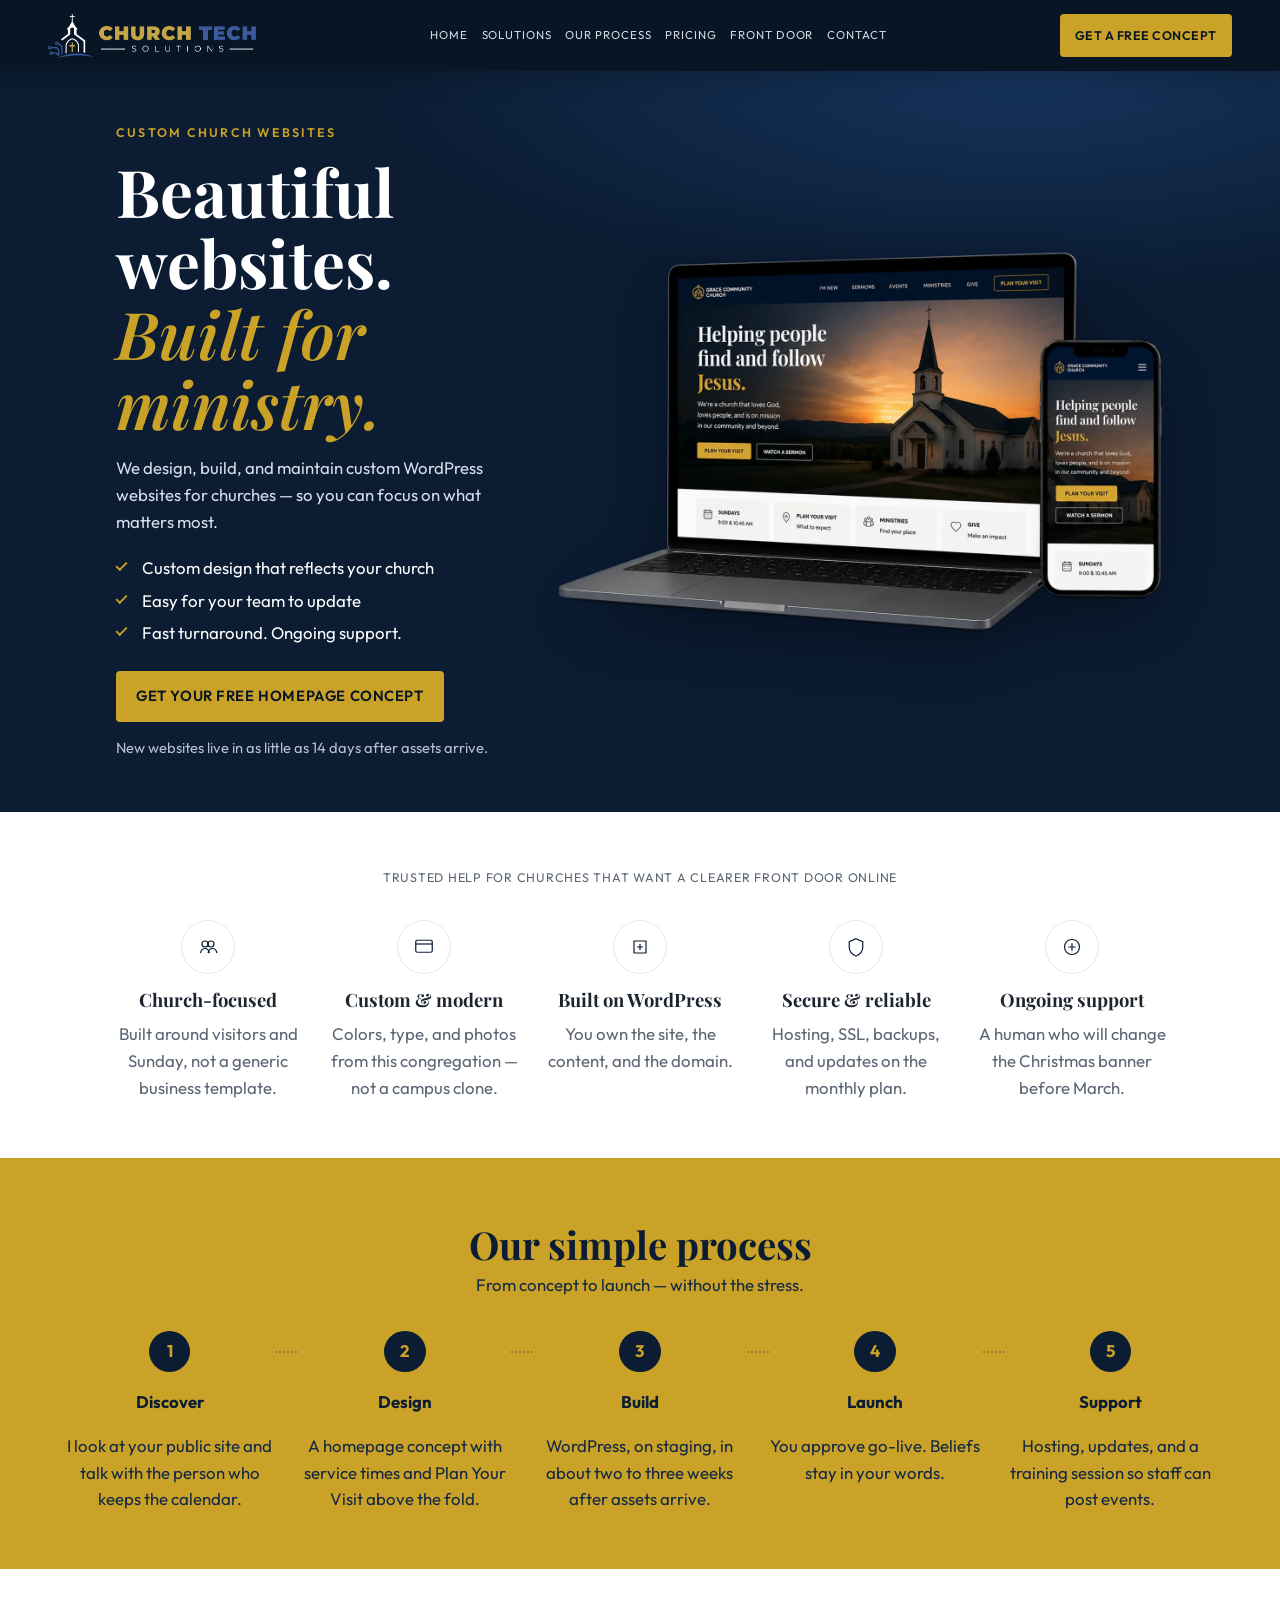
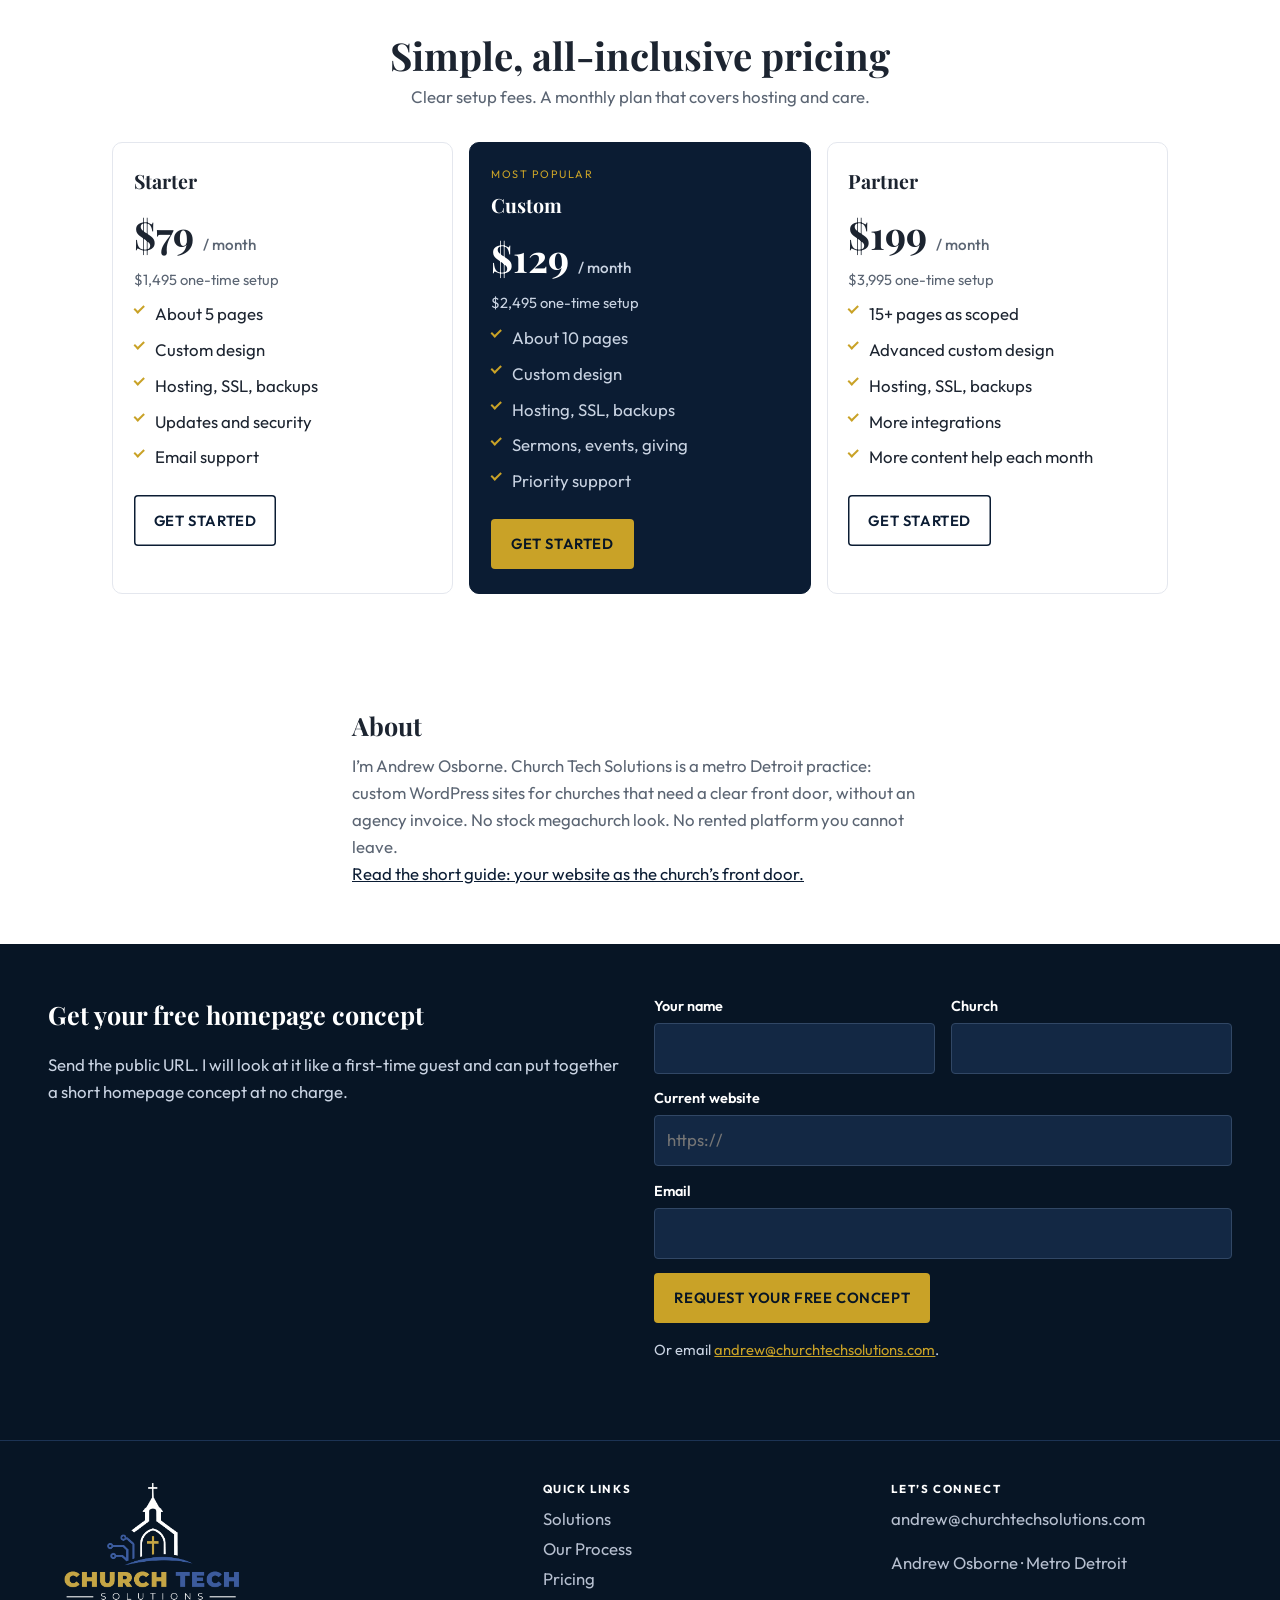
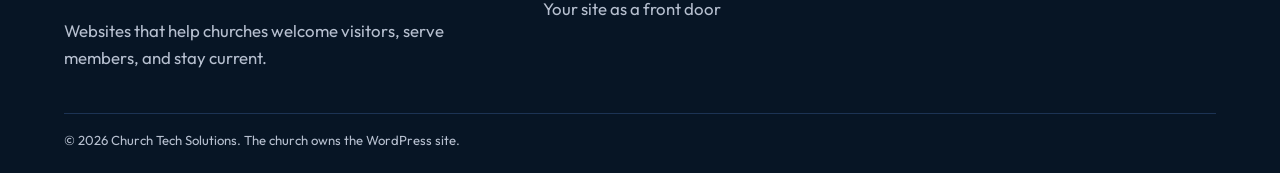
<file: index.html>
<!DOCTYPE html>
<html lang="en">
<head>
  <meta charset="utf-8">
  <meta name="viewport" content="width=device-width, initial-scale=1">
  <title>Church Tech Solutions — Custom church websites without the agency price tag</title>
  <meta name="description" content="Custom WordPress websites for churches. A first-time guest should see Sunday time, address, and what to expect on a phone. Free homepage concept.">
  <link rel="preconnect" href="https://fonts.googleapis.com">
  <link rel="preconnect" href="https://fonts.gstatic.com" crossorigin>
  <link href="https://fonts.googleapis.com/css2?family=Outfit:wght@400;500;600;700&family=Playfair+Display:ital,wght@0,600;0,700;1,600;1,700&display=swap" rel="stylesheet">
  <link rel="icon" href="assets/favicon.ico" sizes="any">
  <link rel="icon" type="image/png" sizes="32x32" href="assets/favicon-32.png">
  <link rel="apple-touch-icon" href="assets/apple-touch-icon.png">
  <link rel="stylesheet" href="styles.css?v=1.3.6">
</head>
<body>
  <a class="skip" href="#contact">Skip to contact</a>

  <header class="site-header">
    <a class="brand" href="index.html">
      <img class="brand__logo brand__logo--h" src="assets/logo-horizontal.png" width="400" height="84" alt="Church Tech Solutions">
    </a>
    <nav class="nav" aria-label="Primary">
      <a href="index.html">Home</a>
      <a href="index.html#solutions">Solutions</a>
      <a href="index.html#process">Our Process</a>
      <a href="index.html#pricing">Pricing</a>
      <a href="front-door.html">Front door</a>
      <a href="index.html#contact">Contact</a>
    </nav>
    <a class="btn btn--gold" href="index.html#contact">Get a free concept</a>
  </header>

  <main>
    <section class="hero" id="top">
      <div class="hero__copy">
        <p class="eyebrow">Custom church websites</p>
        <h1>Beautiful websites.<br><em>Built for ministry.</em></h1>
        <p class="lede">We design, build, and maintain custom WordPress websites for churches — so you can focus on what matters most.</p>
        <ul class="checks">
          <li>Custom design that reflects your church</li>
          <li>Easy for your team to update</li>
          <li>Fast turnaround. Ongoing support.</li>
        </ul>
        <a class="btn btn--gold" href="#contact">Get your free homepage concept</a>
        <p class="hero__note">New websites live in as little as 14 days after assets arrive.</p>
      </div>

      <figure class="hero__shot">
        <img src="assets/hero-devices.webp" width="1400" height="882" alt="Sample church homepage on a laptop and phone, with Sunday times and Plan Your Visit above the fold.">
      </figure>
    </section>

    <section class="solutions" id="solutions">
      <p class="section-kicker">Trusted help for churches that want a clearer front door online</p>
      <ul class="solution-grid">
        <li>
          <span class="icon" aria-hidden="true">
            <svg viewBox="0 0 32 32"><circle cx="12" cy="12" r="4" fill="none" stroke="currentColor" stroke-width="1.6"/><circle cx="20" cy="12" r="4" fill="none" stroke="currentColor" stroke-width="1.6"/><path d="M6 24c1-4 4-6 6-6s5 2 6 6M16 24c1-4 4-6 6-6s5 2 6 6" fill="none" stroke="currentColor" stroke-width="1.6"/></svg>
          </span>
          <h2>Church-focused</h2>
          <p>Built around visitors and Sunday, not a generic business template.</p>
        </li>
        <li>
          <span class="icon" aria-hidden="true">
            <svg viewBox="0 0 32 32"><rect x="5" y="7" width="22" height="16" rx="2" fill="none" stroke="currentColor" stroke-width="1.6"/><path d="M5 12h22" fill="none" stroke="currentColor" stroke-width="1.6"/></svg>
          </span>
          <h2>Custom &amp; modern</h2>
          <p>Colors, type, and photos from this congregation — not a campus clone.</p>
        </li>
        <li>
          <span class="icon" aria-hidden="true">
            <svg viewBox="0 0 32 32"><path d="M8 8h16v16H8z" fill="none" stroke="currentColor" stroke-width="1.6"/><path d="M12 16h8M16 12v8" fill="none" stroke="currentColor" stroke-width="1.6"/></svg>
          </span>
          <h2>Built on WordPress</h2>
          <p>You own the site, the content, and the domain.</p>
        </li>
        <li>
          <span class="icon" aria-hidden="true">
            <svg viewBox="0 0 32 32"><path d="M16 5l9 4v7c0 6-4 10-9 12-5-2-9-6-9-12V9l9-4z" fill="none" stroke="currentColor" stroke-width="1.6"/></svg>
          </span>
          <h2>Secure &amp; reliable</h2>
          <p>Hosting, SSL, backups, and updates on the monthly plan.</p>
        </li>
        <li>
          <span class="icon" aria-hidden="true">
            <svg viewBox="0 0 32 32"><circle cx="16" cy="16" r="10" fill="none" stroke="currentColor" stroke-width="1.6"/><path d="M11 16h10M16 11v10" fill="none" stroke="currentColor" stroke-width="1.6"/></svg>
          </span>
          <h2>Ongoing support</h2>
          <p>A human who will change the Christmas banner before March.</p>
        </li>
      </ul>
    </section>

    <section class="process" id="process">
      <h2>Our simple process</h2>
      <p class="subhead">From concept to launch — without the stress.</p>
      <ol class="steps">
        <li>
          <span class="step-n">1</span>
          <h3>Discover</h3>
          <p>I look at your public site and talk with the person who keeps the calendar.</p>
        </li>
        <li>
          <span class="step-n">2</span>
          <h3>Design</h3>
          <p>A homepage concept with service times and Plan Your Visit above the fold.</p>
        </li>
        <li>
          <span class="step-n">3</span>
          <h3>Build</h3>
          <p>WordPress, on staging, in about two to three weeks after assets arrive.</p>
        </li>
        <li>
          <span class="step-n">4</span>
          <h3>Launch</h3>
          <p>You approve go-live. Beliefs stay in your words.</p>
        </li>
        <li>
          <span class="step-n">5</span>
          <h3>Support</h3>
          <p>Hosting, updates, and a training session so staff can post events.</p>
        </li>
      </ol>
    </section>

    <section class="pricing" id="pricing">
      <h2>Simple, all-inclusive pricing</h2>
      <p class="subhead">Clear setup fees. A monthly plan that covers hosting and care.</p>
      <div class="plans">
        <article class="plan">
          <h3>Starter</h3>
          <p class="plan__price">$79 <small>/ month</small></p>
          <p class="plan__setup">$1,495 one-time setup</p>
          <ul>
            <li>About 5 pages</li>
            <li>Custom design</li>
            <li>Hosting, SSL, backups</li>
            <li>Updates and security</li>
            <li>Email support</li>
          </ul>
          <a class="btn btn--outline" href="#contact">Get started</a>
        </article>
        <article class="plan plan--popular">
          <p class="plan__flag">Most popular</p>
          <h3>Custom</h3>
          <p class="plan__price">$129 <small>/ month</small></p>
          <p class="plan__setup">$2,495 one-time setup</p>
          <ul>
            <li>About 10 pages</li>
            <li>Custom design</li>
            <li>Hosting, SSL, backups</li>
            <li>Sermons, events, giving</li>
            <li>Priority support</li>
          </ul>
          <a class="btn btn--gold" href="#contact">Get started</a>
        </article>
        <article class="plan">
          <h3>Partner</h3>
          <p class="plan__price">$199 <small>/ month</small></p>
          <p class="plan__setup">$3,995 one-time setup</p>
          <ul>
            <li>15+ pages as scoped</li>
            <li>Advanced custom design</li>
            <li>Hosting, SSL, backups</li>
            <li>More integrations</li>
            <li>More content help each month</li>
          </ul>
          <a class="btn btn--outline" href="#contact">Get started</a>
        </article>
      </div>
    </section>

    <section class="about" id="about">
      <h2>About</h2>
      <p>I’m Andrew Osborne. Church Tech Solutions is a metro Detroit practice: custom WordPress sites for churches that need a clear front door, without an agency invoice. No stock megachurch look. No rented platform you cannot leave.</p>
      <p><a href="front-door.html">Read the short guide: your website as the church’s front door.</a></p>
    </section>

    <section class="contact" id="contact">
      <div class="contact__copy">
        <h2>Get your free homepage concept</h2>
        <p>Send the public URL. I will look at it like a first-time guest and can put together a short homepage concept at no charge.</p>
      </div>
      <form class="form" id="review-form" action="https://formsubmit.co/andrew@churchtechsolutions.com" method="post" novalidate>
        <input type="hidden" name="_subject" value="Homepage concept request — Church Tech Solutions">
        <input type="hidden" name="_template" value="table">
        <input type="hidden" name="_captcha" value="false">
        <input type="text" name="_honey" class="hp" tabindex="-1" autocomplete="off">
        <div class="field">
          <label for="cts_name">Your name</label>
          <input id="cts_name" name="name" type="text" autocomplete="name" required>
        </div>
        <div class="field">
          <label for="cts_church">Church</label>
          <input id="cts_church" name="church" type="text" required>
        </div>
        <div class="field field--wide">
          <label for="cts_website">Current website</label>
          <input id="cts_website" name="website" type="url" inputmode="url" placeholder="https://" required>
        </div>
        <div class="field field--wide">
          <label for="cts_email">Email</label>
          <input id="cts_email" name="email" type="email" autocomplete="email" required>
        </div>
        <div class="form__end">
          <button class="btn btn--gold" type="submit">Request your free concept</button>
          <p class="form__status" id="form-status" hidden></p>
          <p class="fine">Or email <a href="mailto:andrew@churchtechsolutions.com">andrew@churchtechsolutions.com</a>.</p>
        </div>
      </form>
    </section>
  </main>

  <footer class="site-footer">
    <div class="footer-grid">
      <div class="footer-brand">
        <a class="brand brand--footer" href="index.html">
          <img class="brand__logo brand__logo--v" src="assets/logo-vertical.png" width="220" height="148" alt="Church Tech Solutions">
        </a>
        <p>Websites that help churches welcome visitors, serve members, and stay current.</p>
      </div>
      <div>
        <h2 class="footer-label">Quick links</h2>
        <a href="index.html#solutions">Solutions</a>
        <a href="index.html#process">Our Process</a>
        <a href="index.html#pricing">Pricing</a>
        <a href="front-door.html">Your site as a front door</a>
      </div>
      <div>
        <h2 class="footer-label">Let’s connect</h2>
        <a href="mailto:andrew@churchtechsolutions.com">andrew@churchtechsolutions.com</a>
        <p>Andrew Osborne · Metro Detroit</p>
      </div>
    </div>
    <p class="copyright">&copy; 2026 Church Tech Solutions. The church owns the WordPress site.</p>
  </footer>
  <script src="script.js?v=1.3.6"></script>
</body>
</html>
</file>
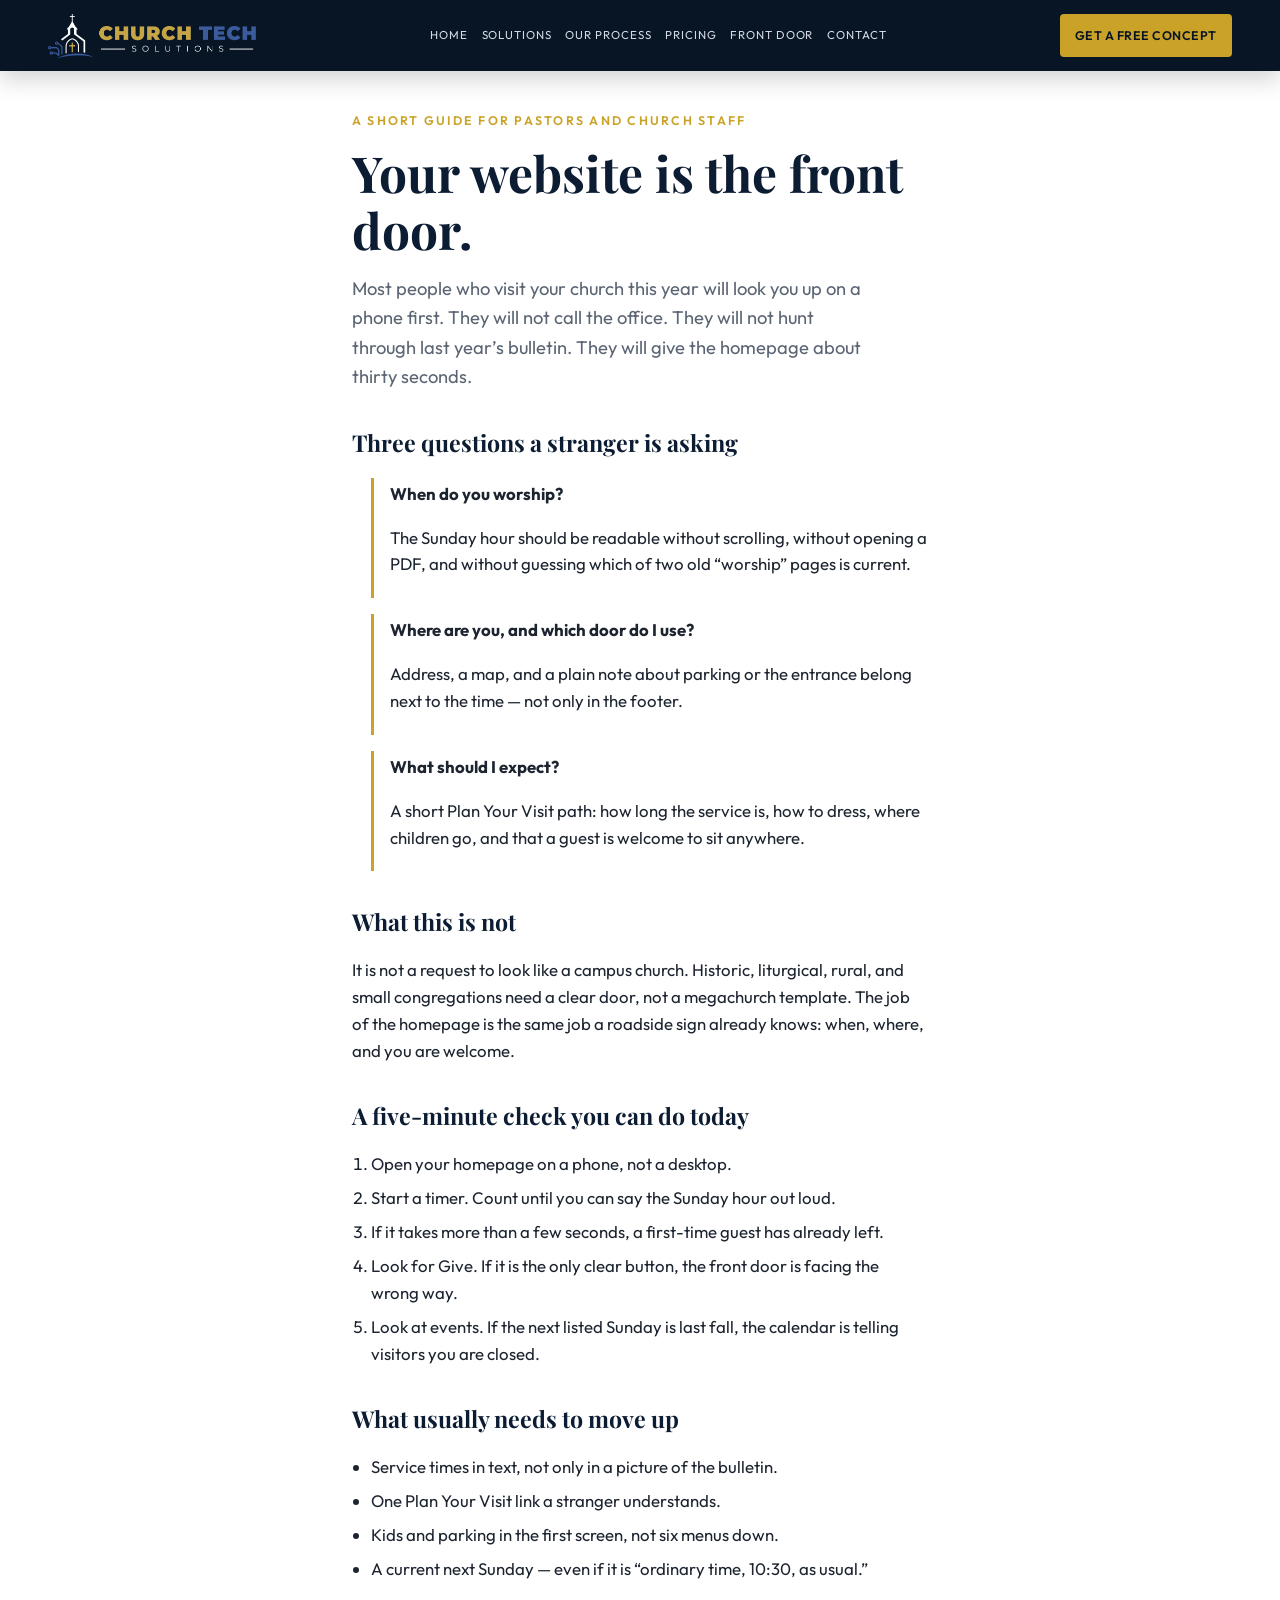
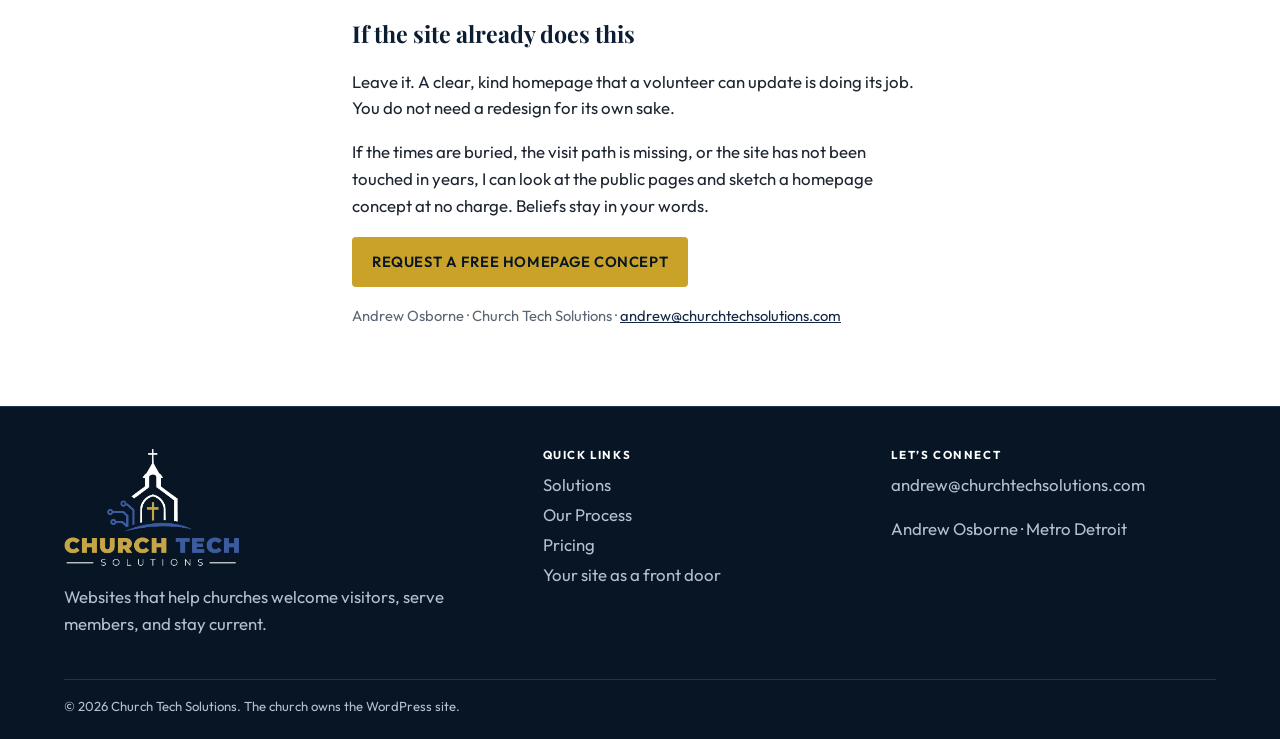
<file: front-door.html>
<!DOCTYPE html>
<html lang="en">
<head>
  <meta charset="utf-8">
  <meta name="viewport" content="width=device-width, initial-scale=1">
  <title>Your website is the church’s front door — Church Tech Solutions</title>
  <meta name="description" content="A short guide for pastors: a stranger with a phone should find Sunday time, address, and what to expect without hunting.">
  <link rel="preconnect" href="https://fonts.googleapis.com">
  <link rel="preconnect" href="https://fonts.gstatic.com" crossorigin>
  <link href="https://fonts.googleapis.com/css2?family=Outfit:wght@400;500;600;700&family=Playfair+Display:ital,wght@0,600;0,700;1,600;1,700&display=swap" rel="stylesheet">
  <link rel="icon" href="assets/favicon.ico" sizes="any">
  <link rel="icon" type="image/png" sizes="32x32" href="assets/favicon-32.png">
  <link rel="apple-touch-icon" href="assets/apple-touch-icon.png">
  <link rel="stylesheet" href="styles.css?v=1.3.6">
</head>
<body>
  <a class="skip" href="#article">Skip to article</a>

  <header class="site-header">
    <a class="brand" href="index.html">
      <img class="brand__logo brand__logo--h" src="assets/logo-horizontal.png" width="400" height="84" alt="Church Tech Solutions">
    </a>
    <nav class="nav" aria-label="Primary">
      <a href="index.html">Home</a>
      <a href="index.html#solutions">Solutions</a>
      <a href="index.html#process">Our Process</a>
      <a href="index.html#pricing">Pricing</a>
      <a href="front-door.html" aria-current="page">Front door</a>
      <a href="index.html#contact">Contact</a>
    </nav>
    <a class="btn btn--gold" href="index.html#contact">Get a free concept</a>
  </header>

  <main class="article" id="article">
    <p class="eyebrow">A short guide for pastors and church staff</p>
    <h1>Your website is the front door.</h1>
    <p class="lede">Most people who visit your church this year will look you up on a phone first. They will not call the office. They will not hunt through last year’s bulletin. They will give the homepage about thirty seconds.</p>

    <h2>Three questions a stranger is asking</h2>
    <ol class="door-q">
      <li>
        <strong>When do you worship?</strong>
        <p>The Sunday hour should be readable without scrolling, without opening a PDF, and without guessing which of two old “worship” pages is current.</p>
      </li>
      <li>
        <strong>Where are you, and which door do I use?</strong>
        <p>Address, a map, and a plain note about parking or the entrance belong next to the time — not only in the footer.</p>
      </li>
      <li>
        <strong>What should I expect?</strong>
        <p>A short Plan Your Visit path: how long the service is, how to dress, where children go, and that a guest is welcome to sit anywhere.</p>
      </li>
    </ol>

    <h2>What this is not</h2>
    <p>It is not a request to look like a campus church. Historic, liturgical, rural, and small congregations need a clear door, not a megachurch template. The job of the homepage is the same job a roadside sign already knows: when, where, and you are welcome.</p>

    <h2>A five-minute check you can do today</h2>
    <ol>
      <li>Open your homepage on a phone, not a desktop.</li>
      <li>Start a timer. Count until you can say the Sunday hour out loud.</li>
      <li>If it takes more than a few seconds, a first-time guest has already left.</li>
      <li>Look for Give. If it is the only clear button, the front door is facing the wrong way.</li>
      <li>Look at events. If the next listed Sunday is last fall, the calendar is telling visitors you are closed.</li>
    </ol>

    <h2>What usually needs to move up</h2>
    <ul>
      <li>Service times in text, not only in a picture of the bulletin.</li>
      <li>One Plan Your Visit link a stranger understands.</li>
      <li>Kids and parking in the first screen, not six menus down.</li>
      <li>A current next Sunday — even if it is “ordinary time, 10:30, as usual.”</li>
    </ul>

    <h2>If the site already does this</h2>
    <p>Leave it. A clear, kind homepage that a volunteer can update is doing its job. You do not need a redesign for its own sake.</p>

    <p class="article__close">If the times are buried, the visit path is missing, or the site has not been touched in years, I can look at the public pages and sketch a homepage concept at no charge. Beliefs stay in your words.</p>
    <p><a class="btn btn--gold" href="index.html#contact">Request a free homepage concept</a></p>
    <p class="fine-ink">Andrew Osborne · Church Tech Solutions · <a href="mailto:andrew@churchtechsolutions.com">andrew@churchtechsolutions.com</a></p>
  </main>

  <footer class="site-footer">
    <div class="footer-grid">
      <div class="footer-brand">
        <a class="brand brand--footer" href="index.html">
          <img class="brand__logo brand__logo--v" src="assets/logo-vertical.png" width="220" height="148" alt="Church Tech Solutions">
        </a>
        <p>Websites that help churches welcome visitors, serve members, and stay current.</p>
      </div>
      <div>
        <h2 class="footer-label">Quick links</h2>
        <a href="index.html#solutions">Solutions</a>
        <a href="index.html#process">Our Process</a>
        <a href="index.html#pricing">Pricing</a>
        <a href="front-door.html">Your site as a front door</a>
      </div>
      <div>
        <h2 class="footer-label">Let’s connect</h2>
        <a href="mailto:andrew@churchtechsolutions.com">andrew@churchtechsolutions.com</a>
        <p>Andrew Osborne · Metro Detroit</p>
      </div>
    </div>
    <p class="copyright">&copy; 2026 Church Tech Solutions. The church owns the WordPress site.</p>
  </footer>
</body>
</html>
</file>
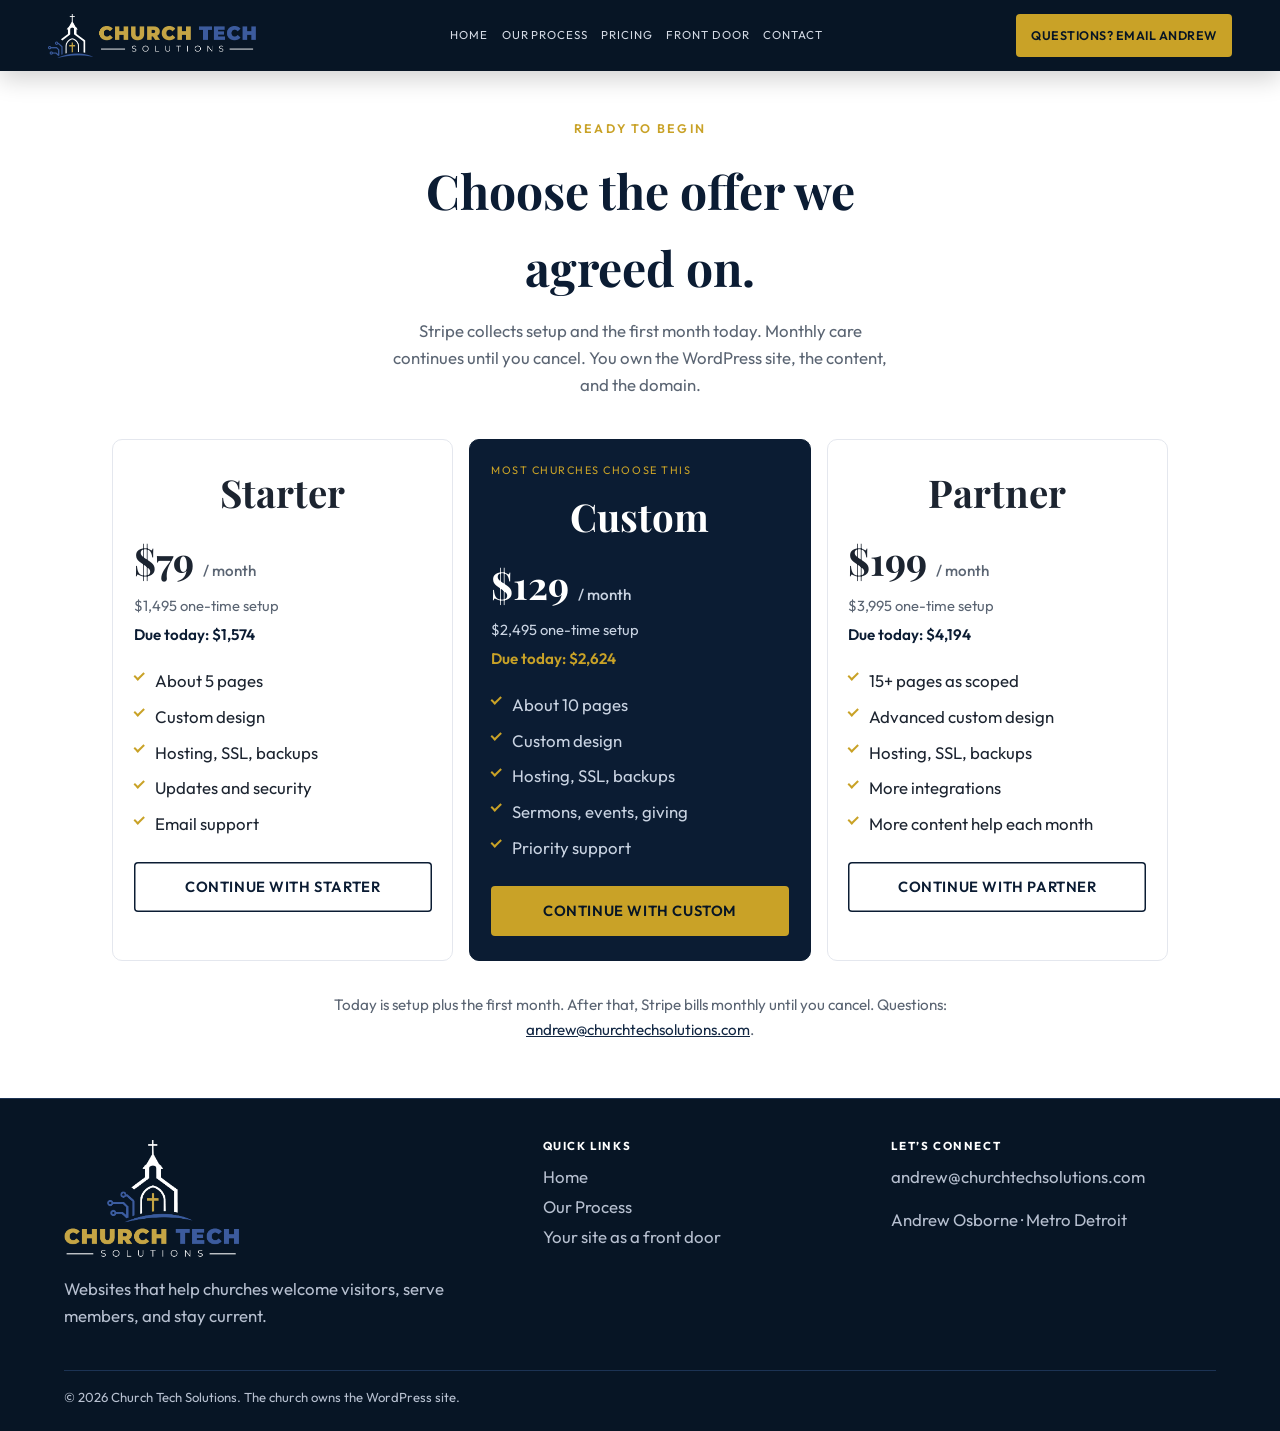
<file: start.html>
<!DOCTYPE html>
<html lang="en">
<head>
  <meta charset="utf-8">
  <meta name="viewport" content="width=device-width, initial-scale=1">
  <title>Begin your website — Church Tech Solutions</title>
  <meta name="description" content="Choose Starter, Custom, or Partner. Setup plus the first month is due today. Monthly care continues until you cancel. You own the WordPress site.">
  <link rel="preconnect" href="https://fonts.googleapis.com">
  <link rel="preconnect" href="https://fonts.gstatic.com" crossorigin>
  <link href="https://fonts.googleapis.com/css2?family=Outfit:wght@400;500;600;700&family=Playfair+Display:ital,wght@0,600;0,700;1,600;1,700&display=swap" rel="stylesheet">
  <link rel="icon" href="assets/favicon.ico" sizes="any">
  <link rel="icon" type="image/png" sizes="32x32" href="assets/favicon-32.png">
  <link rel="apple-touch-icon" href="assets/apple-touch-icon.png">
  <link rel="stylesheet" href="styles.css?v=1.3.6">
</head>
<body>
  <a class="skip" href="#offers">Skip to offers</a>

  <header class="site-header">
    <a class="brand" href="index.html">
      <img class="brand__logo brand__logo--h" src="assets/logo-horizontal.png" width="400" height="84" alt="Church Tech Solutions">
    </a>
    <nav class="nav" aria-label="Primary">
      <a href="index.html">Home</a>
      <a href="index.html#process">Our Process</a>
      <a href="index.html#pricing">Pricing</a>
      <a href="front-door.html">Front door</a>
      <a href="mailto:andrew@churchtechsolutions.com">Contact</a>
    </nav>
    <a class="btn btn--gold" href="mailto:andrew@churchtechsolutions.com">Questions? Email Andrew</a>
  </header>

  <main>
    <section class="start-hero">
      <p class="eyebrow">Ready to begin</p>
      <h1>Choose the offer we agreed on.</h1>
      <p class="lede">Stripe collects setup and the first month today. Monthly care continues until you cancel. You own the WordPress site, the content, and the domain.</p>
    </section>

    <section class="pricing start-offers" id="offers">
      <div class="plans">
        <article class="plan">
          <h2>Starter</h2>
          <p class="plan__price">$79 <small>/ month</small></p>
          <p class="plan__setup">$1,495 one-time setup</p>
          <p class="plan__today">Due today: $1,574</p>
          <ul>
            <li>About 5 pages</li>
            <li>Custom design</li>
            <li>Hosting, SSL, backups</li>
            <li>Updates and security</li>
            <li>Email support</li>
          </ul>
          <a class="btn btn--outline" href="https://buy.stripe.com/9B65kwe1AcHO6Qd5aa7Zu07">Continue with Starter</a>
        </article>

        <article class="plan plan--popular">
          <p class="plan__flag">Most churches choose this</p>
          <h2>Custom</h2>
          <p class="plan__price">$129 <small>/ month</small></p>
          <p class="plan__setup">$2,495 one-time setup</p>
          <p class="plan__today">Due today: $2,624</p>
          <ul>
            <li>About 10 pages</li>
            <li>Custom design</li>
            <li>Hosting, SSL, backups</li>
            <li>Sermons, events, giving</li>
            <li>Priority support</li>
          </ul>
          <a class="btn btn--gold" href="https://buy.stripe.com/bJeeV61eO5fmgqN3227Zu08">Continue with Custom</a>
        </article>

        <article class="plan">
          <h2>Partner</h2>
          <p class="plan__price">$199 <small>/ month</small></p>
          <p class="plan__setup">$3,995 one-time setup</p>
          <p class="plan__today">Due today: $4,194</p>
          <ul>
            <li>15+ pages as scoped</li>
            <li>Advanced custom design</li>
            <li>Hosting, SSL, backups</li>
            <li>More integrations</li>
            <li>More content help each month</li>
          </ul>
          <a class="btn btn--outline" href="https://buy.stripe.com/dRmaEQf5E23aa2p9qq7Zu04">Continue with Partner</a>
        </article>
      </div>
      <p class="start-note">Today is setup plus the first month. After that, Stripe bills monthly until you cancel. Questions: <a href="mailto:andrew@churchtechsolutions.com">andrew@churchtechsolutions.com</a>.</p>
    </section>
  </main>

  <footer class="site-footer">
    <div class="footer-grid">
      <div class="footer-brand">
        <a class="brand brand--footer" href="index.html">
          <img class="brand__logo brand__logo--v" src="assets/logo-vertical.png" width="220" height="148" alt="Church Tech Solutions">
        </a>
        <p>Websites that help churches welcome visitors, serve members, and stay current.</p>
      </div>
      <div>
        <h2 class="footer-label">Quick links</h2>
        <a href="index.html">Home</a>
        <a href="index.html#process">Our Process</a>
        <a href="front-door.html">Your site as a front door</a>
      </div>
      <div>
        <h2 class="footer-label">Let’s connect</h2>
        <a href="mailto:andrew@churchtechsolutions.com">andrew@churchtechsolutions.com</a>
        <p>Andrew Osborne · Metro Detroit</p>
      </div>
    </div>
    <p class="copyright">&copy; 2026 Church Tech Solutions. The church owns the WordPress site.</p>
  </footer>
</body>
</html>
</file>
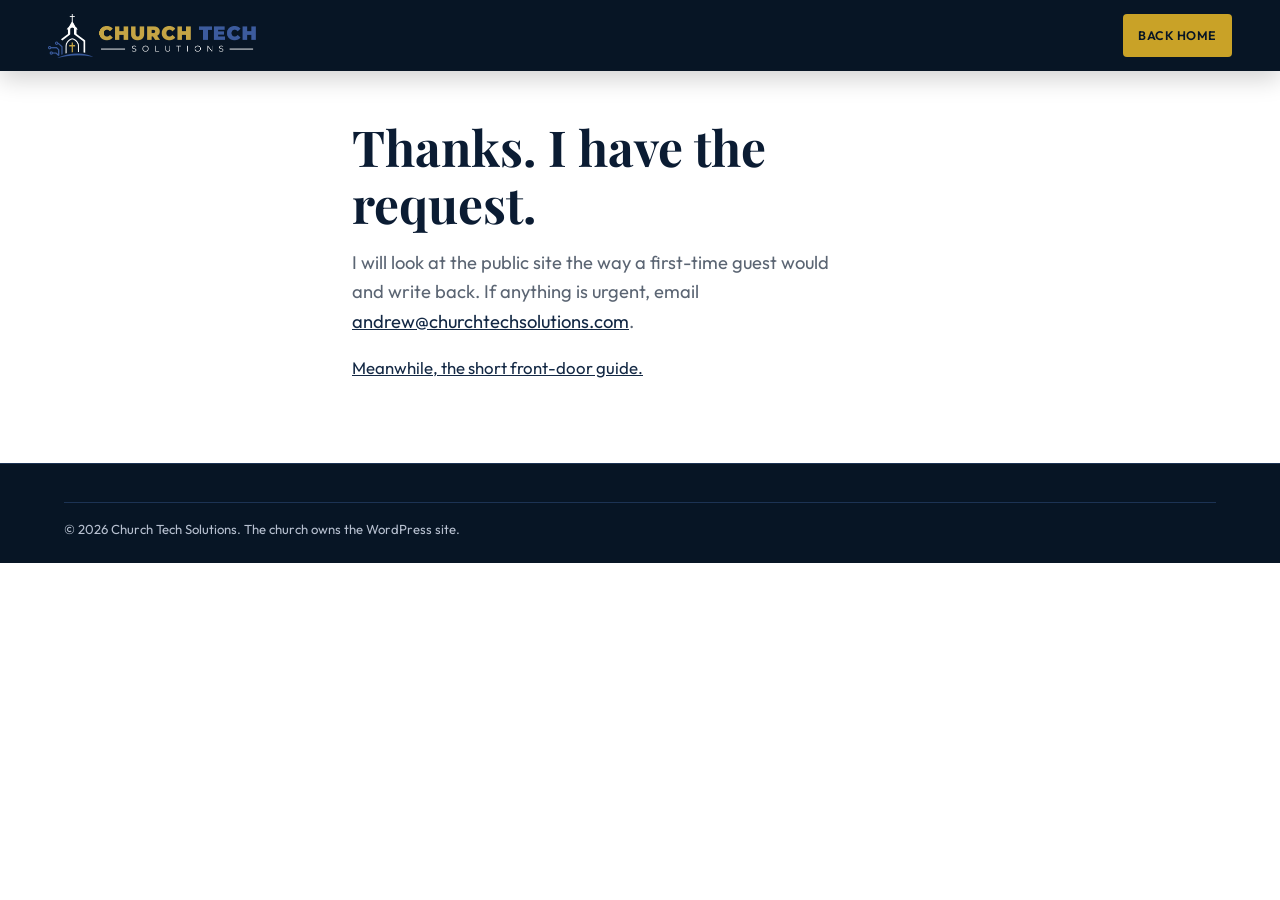
<file: thank-you.html>
<!DOCTYPE html>
<html lang="en">
<head>
  <meta charset="utf-8">
  <meta name="viewport" content="width=device-width, initial-scale=1">
  <title>Thanks — Church Tech Solutions</title>
  <link rel="preconnect" href="https://fonts.googleapis.com">
  <link rel="preconnect" href="https://fonts.gstatic.com" crossorigin>
  <link href="https://fonts.googleapis.com/css2?family=Outfit:wght@400;500;600;700&family=Playfair+Display:ital,wght@0,600;0,700;1,600;1,700&display=swap" rel="stylesheet">
  <link rel="icon" href="assets/favicon.ico" sizes="any">
  <link rel="icon" type="image/png" sizes="32x32" href="assets/favicon-32.png">
  <link rel="apple-touch-icon" href="assets/apple-touch-icon.png">
  <link rel="stylesheet" href="styles.css?v=1.3.6">
</head>
<body>
  <header class="site-header">
    <a class="brand" href="index.html">
      <img class="brand__logo brand__logo--h" src="assets/logo-horizontal.png" width="400" height="84" alt="Church Tech Solutions">
    </a>
    <a class="btn btn--gold" href="index.html">Back home</a>
  </header>
  <main class="article">
    <h1>Thanks. I have the request.</h1>
    <p class="lede">I will look at the public site the way a first-time guest would and write back. If anything is urgent, email <a href="mailto:andrew@churchtechsolutions.com">andrew@churchtechsolutions.com</a>.</p>
    <p><a href="front-door.html">Meanwhile, the short front-door guide.</a></p>
  </main>
  <footer class="site-footer">
    <p class="copyright">&copy; 2026 Church Tech Solutions. The church owns the WordPress site.</p>
  </footer>
</body>
</html>
</file>
<file: styles.css>
/*
Theme Name: Church Tech Solutions
Theme URI: https://github.com/andrewosborne918/churchco
Author: Andrew Osborne
Description: Marketing site for Church Tech Solutions — custom WordPress websites for churches.
Version: 1.2.1
Requires at least: 6.4
Tested up to: 6.8
Requires PHP: 8.1
Text Domain: church-tech-solutions
*/

:root {
  --navy: #0b1c33;
  --navy-deep: #071525;
  --navy-mid: #132844;
  --gold: #c9a227;
  --gold-deep: #a78416;
  --paper: #f7f8fa;
  --white: #ffffff;
  --ink: #1c2430;
  --mute: #5b6573;
  --line: #e4e7ee;
  --display: "Playfair Display", Georgia, serif;
  --sans: "Outfit", "Segoe UI", sans-serif;
  --space: clamp(1.25rem, 4vw, 3rem);
  --wide: 72rem;
}

*,
*::before,
*::after { box-sizing: border-box; }

html {
  scroll-behavior: smooth;
  scroll-padding-top: 5.5rem;
  overflow-x: clip;
}

body {
  margin: 0;
  font-family: var(--sans);
  font-size: 1.05rem;
  line-height: 1.6;
  color: var(--ink);
  background: var(--white);
  overflow-x: clip;
}

img { max-width: 100%; display: block; }

a { color: var(--navy-mid); }

:focus-visible {
  outline: 3px solid var(--gold);
  outline-offset: 3px;
}

.skip {
  position: absolute;
  left: 0.8rem;
  top: -3rem;
  background: var(--gold);
  color: var(--navy);
  padding: 0.5rem 0.8rem;
  z-index: 30;
}

.skip:focus { top: 0.8rem; }

.btn {
  display: inline-flex;
  align-items: center;
  justify-content: center;
  border: 0;
  font: inherit;
  font-weight: 600;
  font-size: 0.92rem;
  letter-spacing: 0.04em;
  text-transform: uppercase;
  text-decoration: none;
  padding: 0.85rem 1.25rem;
  cursor: pointer;
  border-radius: 4px;
}

.btn--gold {
  background: var(--gold);
  color: var(--navy-deep);
}

.btn--gold:hover { background: var(--gold-deep); color: var(--navy-deep); }

.btn--outline {
  background: transparent;
  color: var(--navy);
  box-shadow: inset 0 0 0 1.5px var(--navy);
}

.btn--outline:hover { background: var(--navy); color: var(--white); }

.site-header {
  display: flex;
  align-items: center;
  justify-content: space-between;
  gap: 0.75rem;
  padding: 0.85rem var(--space);
  background: var(--navy-deep);
  color: var(--white);
  position: sticky;
  top: 0;
  z-index: 100;
  width: 100%;
  max-width: 100%;
  box-shadow: 0 8px 24px rgba(0, 0, 0, 0.18);
}

.brand {
  display: flex;
  align-items: center;
  flex-shrink: 1;
  min-width: 0;
  text-decoration: none;
}

.brand__logo {
  display: block;
  height: auto;
  max-width: 100%;
}

.brand__logo--h {
  height: 2.75rem;
  width: auto;
  max-width: min(17.5rem, 58vw);
}

.brand__logo--v {
  width: 11rem;
  height: auto;
}

.brand--footer {
  display: block;
  max-width: 12rem;
}

.nav {
  display: none;
  gap: 0.85rem;
  flex: 1 1 auto;
  justify-content: center;
  min-width: 0;
}

.nav a {
  color: #d5dbe6;
  text-decoration: none;
  font-size: 0.72rem;
  letter-spacing: 0.08em;
  text-transform: uppercase;
  white-space: nowrap;
}

.nav a:hover { color: var(--gold); }

.site-header .btn {
  white-space: nowrap;
  flex-shrink: 0;
  font-size: 0.78rem;
  padding: 0.7rem 0.95rem;
}

.hero {
  display: grid;
  gap: 1.75rem;
  padding: 2.75rem var(--space) 2.75rem;
  background:
    radial-gradient(1200px 400px at 80% 0%, #16345c 0%, transparent 55%),
    var(--navy);
  color: var(--white);
  overflow: hidden;
}

.eyebrow {
  margin: 0 0 0.8rem;
  color: var(--gold);
  font-size: 0.78rem;
  letter-spacing: 0.18em;
  text-transform: uppercase;
  font-weight: 600;
}

.hero h1 {
  font-family: var(--display);
  font-weight: 700;
  font-size: clamp(2.3rem, 6vw, 4.1rem);
  line-height: 1.08;
  margin: 0 0 1rem;
}

.hero h1 em {
  font-style: italic;
  color: var(--gold);
  font-weight: 600;
}

.lede {
  max-width: 32rem;
  color: #d7deea;
  margin: 0 0 1.2rem;
}

.checks {
  list-style: none;
  margin: 0 0 1.5rem;
  padding: 0;
}

.checks li {
  position: relative;
  padding-left: 1.6rem;
  margin: 0.35rem 0;
}

.checks li::before {
  content: "";
  position: absolute;
  left: 0;
  top: 0.45rem;
  width: 0.7rem;
  height: 0.38rem;
  border-left: 2px solid var(--gold);
  border-bottom: 2px solid var(--gold);
  transform: rotate(-45deg);
}

.hero__note {
  margin: 0.9rem 0 0;
  color: #b7c0d0;
  font-size: 0.92rem;
}

.hero__shot {
  margin: 0;
  min-width: 0;
  max-width: 100%;
}

.hero__shot img {
  width: 100%;
  height: auto;
  max-width: 38rem;
  display: block;
  filter: drop-shadow(0 22px 36px rgba(0, 0, 0, 0.38));
}

.solutions,
.pricing,
.about {
  padding: 3.5rem var(--space);
  max-width: var(--wide);
  margin: 0 auto;
}

.process {
  padding: 3.5rem var(--space);
  background: var(--gold);
  color: var(--navy);
}

.process h2 { color: var(--navy); }

.process .subhead,
.process .steps p { color: var(--navy-mid); }

.process .steps {
  max-width: var(--wide);
  margin-left: auto;
  margin-right: auto;
}

.process .step-n {
  background: var(--navy);
  color: var(--gold);
}

.section-kicker,
.subhead {
  text-align: center;
  color: var(--mute);
  margin: 0 auto 2rem;
  max-width: 36rem;
  letter-spacing: 0.06em;
  text-transform: uppercase;
  font-size: 0.78rem;
}

.subhead {
  text-transform: none;
  letter-spacing: 0;
  font-size: 1.05rem;
  margin-top: -0.6rem;
}

.solution-grid,
.steps,
.plans {
  list-style: none;
  margin: 0;
  padding: 0;
  display: grid;
  gap: 1.5rem;
}

.solution-grid { grid-template-columns: 1fr; text-align: center; }

.icon {
  display: grid;
  place-items: center;
  width: 3.4rem;
  height: 3.4rem;
  margin: 0 auto 0.7rem;
  border: 1px solid var(--line);
  border-radius: 50%;
  color: var(--navy);
}

.icon svg { width: 1.5rem; height: 1.5rem; }

.solution-grid h2,
.process h2,
.pricing h2,
.about h2,
.contact h2,
.plan h3 {
  font-family: var(--display);
  margin: 0 0 0.4rem;
}

.solution-grid h2 { font-size: 1.15rem; }
.solution-grid p,
.steps p,
.about p { margin: 0; color: var(--mute); }

.process h2,
.pricing h2 { text-align: center; font-size: clamp(1.8rem, 3vw, 2.4rem); }

.steps { counter-reset: none; }

.step-n {
  display: grid;
  place-items: center;
  width: 2.6rem;
  height: 2.6rem;
  margin: 0 auto 0.55rem;
  border-radius: 50%;
  background: #eef2f8;
  color: var(--navy);
  font-weight: 700;
}

.steps h3 { font-size: 1.05rem; }
.steps {
  text-align: center;
  position: relative;
}

@media (min-width: 800px) {
  .steps::before {
    content: "";
    position: absolute;
    top: 1.3rem;
    left: 10%;
    right: 10%;
    border-top: 2px dotted var(--line);
    z-index: 0;
  }

  .steps li { position: relative; z-index: 1; background: var(--white); }

  .process .steps::before { border-top-color: rgba(11, 28, 51, 0.28); }
  .process .steps li { background: var(--gold); }
}

.plans { gap: 1rem; }

.plan {
  border: 1px solid var(--line);
  border-radius: 10px;
  padding: 1.4rem 1.3rem 1.5rem;
  background: var(--white);
}

.plan--popular {
  background: var(--navy);
  color: var(--white);
  border-color: var(--navy);
}

.plan__flag {
  margin: 0 0 0.4rem;
  font-size: 0.68rem;
  letter-spacing: 0.14em;
  text-transform: uppercase;
  color: var(--gold);
}

.plan__price {
  font-family: var(--display);
  font-size: 2.4rem;
  margin: 0.2rem 0 0;
  font-weight: 700;
}

.plan__price small {
  font-family: var(--sans);
  font-size: 0.95rem;
  font-weight: 500;
  color: var(--mute);
}

.plan--popular .plan__price small,
.plan--popular .plan__setup,
.plan--popular li { color: #c9d3e2; }

.plan__setup { margin: 0.15rem 0 0.35rem; color: var(--mute); font-size: 0.92rem; }

.plan__today {
  margin: 0 0 1rem;
  font-size: 0.95rem;
  font-weight: 600;
  color: var(--navy);
}

.plan--popular .plan__today { color: var(--gold); }

.start-hero {
  padding: 3rem var(--space) 1.5rem;
  max-width: 40rem;
  margin: 0 auto;
  text-align: center;
}

.start-hero h1 {
  font-family: var(--display);
  font-size: clamp(2rem, 4vw, 3rem);
  color: var(--navy);
  margin: 0 0 0.8rem;
}

.start-hero .lede {
  margin: 0 auto;
  color: var(--mute);
}

.start-offers { padding-top: 1rem; }

.start-offers .plan .btn { width: 100%; }

.start-note {
  max-width: 40rem;
  margin: 2rem auto 0;
  text-align: center;
  color: var(--mute);
  font-size: 0.95rem;
}

.plan ul {
  list-style: none;
  margin: 0 0 1.2rem;
  padding: 0;
}

.plan li {
  padding: 0.28rem 0 0.28rem 1.3rem;
  position: relative;
}

.plan li::before {
  content: "";
  position: absolute;
  left: 0;
  top: 0.55rem;
  width: 0.65rem;
  height: 0.35rem;
  border-left: 2px solid var(--gold);
  border-bottom: 2px solid var(--gold);
  transform: rotate(-45deg);
}

.about { max-width: 42rem; }

.contact {
  display: grid;
  gap: 1.8rem;
  padding: 3.2rem var(--space) 4rem;
  background: var(--navy-deep);
  color: var(--white);
}

.contact a { color: var(--gold); }
.contact p { color: #c9d3e2; }

.form {
  display: grid;
  gap: 0.85rem 1rem;
}

.field { display: flex; flex-direction: column; gap: 0.3rem; }
.field label { font-size: 0.9rem; font-weight: 600; }

input, textarea, select {
  font: inherit;
  width: 100%;
  border: 1px solid #314765;
  background: var(--navy-mid);
  color: var(--white);
  padding: 0.7rem 0.75rem;
  border-radius: 4px;
}

.form__status { font-weight: 700; margin: 0.5rem 0 0; }
.form__status[data-state="ok"] { color: var(--gold); }
.form__status[data-state="err"] { color: #f0b4a8; }
.fine { font-size: 0.92rem; color: #b7c0d0; }

.site-footer {
  background: var(--navy-deep);
  color: #b7c0d0;
  padding: 2.4rem var(--space) 1.4rem;
  border-top: 1px solid #1c3354;
}

.footer-grid {
  display: grid;
  gap: 1.5rem;
  max-width: var(--wide);
  margin: 0 auto 1.5rem;
}

.footer-label {
  font-family: var(--sans);
  font-size: 0.72rem;
  letter-spacing: 0.14em;
  text-transform: uppercase;
  color: var(--white);
  margin: 0 0 0.5rem;
}

.site-footer a {
  display: block;
  color: #b7c0d0;
  text-decoration: none;
  margin: 0.2rem 0;
}

.site-footer a:hover { color: var(--gold); }

.copyright {
  max-width: var(--wide);
  margin: 0 auto;
  font-size: 0.82rem;
  border-top: 1px solid #1c3354;
  padding-top: 1rem;
}

body.admin-bar .site-header { top: 32px; }

@media (min-width: 800px) {
  .hero {
    grid-template-columns: 1fr minmax(18rem, 26rem) minmax(22rem, 38rem) 1fr;
    column-gap: 1.5rem;
    align-items: center;
    padding: 3.25rem var(--space) 3.25rem;
  }

  .hero__copy { grid-column: 2; }
  .hero__shot { grid-column: 3; }

  .solution-grid { grid-template-columns: repeat(5, 1fr); }
  .steps { grid-template-columns: repeat(5, 1fr); }
  .plans { grid-template-columns: repeat(3, 1fr); align-items: stretch; }
  .contact,
  .form { grid-template-columns: 1fr 1fr; }
  .field--wide,
  .form__end { grid-column: 1 / -1; }
  .footer-grid { grid-template-columns: 1.4fr 1fr 1fr; }
}

@media (min-width: 1100px) {
  .nav { display: flex; }
}

@media (max-width: 799px) {
  .site-header {
    flex-wrap: wrap;
  }

  .site-header .nav { display: none; }

  .site-header .btn {
    flex: 1 1 100%;
  }
}

@media (prefers-reduced-motion: reduce) {
  html { scroll-behavior: auto; }
}

@media screen and (max-width: 782px) {
  body.admin-bar .site-header { top: 46px; }
}

.hp {
  position: absolute;
  left: -9999px;
  height: 0;
  width: 0;
  opacity: 0;
}

.article {
  max-width: 42rem;
  margin: 0 auto;
  padding: 2.5rem var(--space) 4rem;
}

.article h1 {
  font-family: var(--display);
  font-size: clamp(2rem, 5vw, 3.1rem);
  line-height: 1.15;
  color: var(--navy);
  margin: 0.4rem 0 1rem;
}

.article h2 {
  font-family: var(--display);
  color: var(--navy);
  font-size: 1.45rem;
  margin: 2rem 0 0.6rem;
}

.article .lede {
  font-size: 1.15rem;
  color: var(--mute);
}

.article ol,
.article ul {
  padding-left: 1.2rem;
}

.article li { margin: 0.45rem 0; }

.door-q {
  list-style: none;
  padding: 0;
}

.door-q li {
  border-left: 3px solid var(--gold);
  padding: 0.2rem 0 0.2rem 1rem;
  margin: 1rem 0;
}

.article__close { font-size: 1.05rem; }

.fine-ink {
  font-size: 0.92rem;
  color: var(--mute);
}

.about a { color: var(--navy); }
</file>
